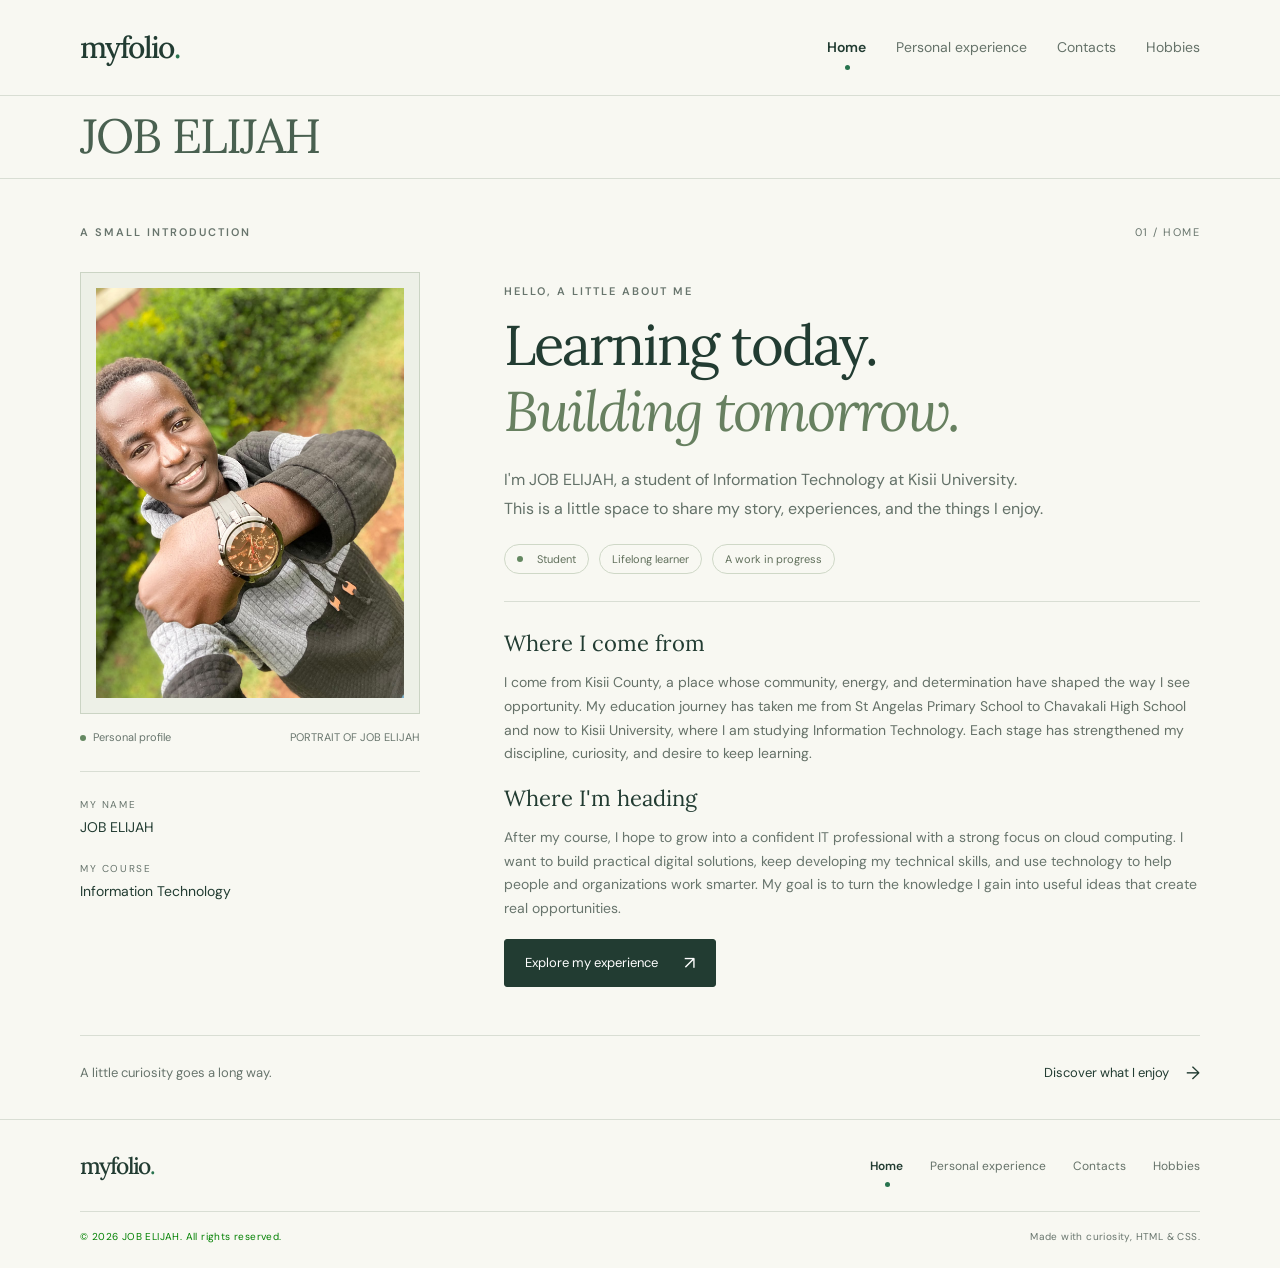
<file: personal-website/public/index.html>
<!DOCTYPE html>
<html lang="en">
<head>
  <meta charset="UTF-8">
  <meta name="viewport" content="width=device-width, initial-scale=1.0">
  <meta name="description" content="A personal website sharing my background, education, interests, and contact information.">
  <title>Home · Myfolio</title>
  <link rel="icon" href="assets/favicon.svg" type="image/svg+xml">
  <link rel="stylesheet" href="styles.css">
</head>
<body>
  <a class="skip-link" href="#main">Skip to content</a>
  <header class="site-header">
    <div class="wrap header-inner">
      <a class="wordmark" href="index.html" aria-label="Myfolio home">myfolio<span>.</span></a>
      <nav class="nav" aria-label="Main navigation">
        <a href="index.html" aria-current="page">Home</a>
        <a href="experience.html">Personal experience</a>
        <a href="contacts.html">Contacts</a>
        <a href="hobbies.html">Hobbies</a>
      </nav>
    </div>
  </header>
  <!-- The name banner and copyright identify the site owner. -->
  <div class="name-strip">
    <div class="wrap name-track"><p class="moving-name">JOB ELIJAH</p></div>
  </div>
  <main id="main" class="wrap">
    <div class="page-intro">
      <p class="eyebrow">A small introduction</p>
      <span class="page-number">01 / HOME</span>
    </div>
    <div class="home-layout">
      <aside class="photo-column" aria-label="My profile">
        <div class="photo-frame">
          <img class="profile-photo" src="assets/job-elijah.png" alt="Portrait of JOB ELIJAH">
        </div>
        <div class="photo-caption"><span><span class="status-dot"></span>Personal profile</span><span>PORTRAIT OF JOB ELIJAH</span></div>
        <hr>
        <dl class="photo-details">
          <div class="detail-row"><dt>My name</dt><dd>JOB ELIJAH</dd></div>
          <div class="detail-row"><dt>My course</dt><dd>Information Technology</dd></div>
        </dl>
      </aside>
      <article class="about-copy">
        <p class="eyebrow">Hello, a little about me</p>
        <h1>Learning today.<br><em>Building tomorrow.</em></h1>
        <p class="lead">I'm JOB ELIJAH, a student of Information Technology at Kisii University. This is a little space to share my story, experiences, and the things I enjoy.</p>
        <div class="topic-line"><span class="pill"><span class="status-dot"></span>Student</span><span class="pill">Lifelong learner</span><span class="pill">A work in progress</span></div>
        <section class="biography">
          <h3>Where I come from</h3>
          <p>I come from Kisii County, a place whose community, energy, and determination have shaped the way I see opportunity. My education journey has taken me from St Angelas Primary School to Chavakali High School and now to Kisii University, where I am studying Information Technology. Each stage has strengthened my discipline, curiosity, and desire to keep learning.</p>
        </section>
        <section>
          <h3>Where I'm heading</h3>
          <p class="muted" style="font-size:14px">After my course, I hope to grow into a confident IT professional with a strong focus on cloud computing. I want to build practical digital solutions, keep developing my technical skills, and use technology to help people and organizations work smarter. My goal is to turn the knowledge I gain into useful ideas that create real opportunities.</p>
        </section>
        <a class="button" href="experience.html">Explore my experience <span class="arrow" aria-hidden="true">↗</span></a>
      </article>
    </div>
    <div class="home-bottom"><p>A little curiosity goes a long way.</p><a class="text-link" href="hobbies.html">Discover what I enjoy <span class="arrow" aria-hidden="true">→</span></a></div>
  </main>
  <footer class="site-footer">
    <div class="wrap">
      <div class="footer-main">
        <a class="wordmark footer-wordmark" href="index.html">myfolio<span>.</span></a>
        <nav class="nav" aria-label="Footer navigation"><a href="index.html" aria-current="page">Home</a><a href="experience.html">Personal experience</a><a href="contacts.html">Contacts</a><a href="hobbies.html">Hobbies</a></nav>
      </div>
      <div class="footer-base"><p class="copyright">© 2026 JOB ELIJAH. All rights reserved.</p><p class="footer-note">Made with curiosity, HTML &amp; CSS.</p></div>
    </div>
  </footer>
</body>
</html>
</file>
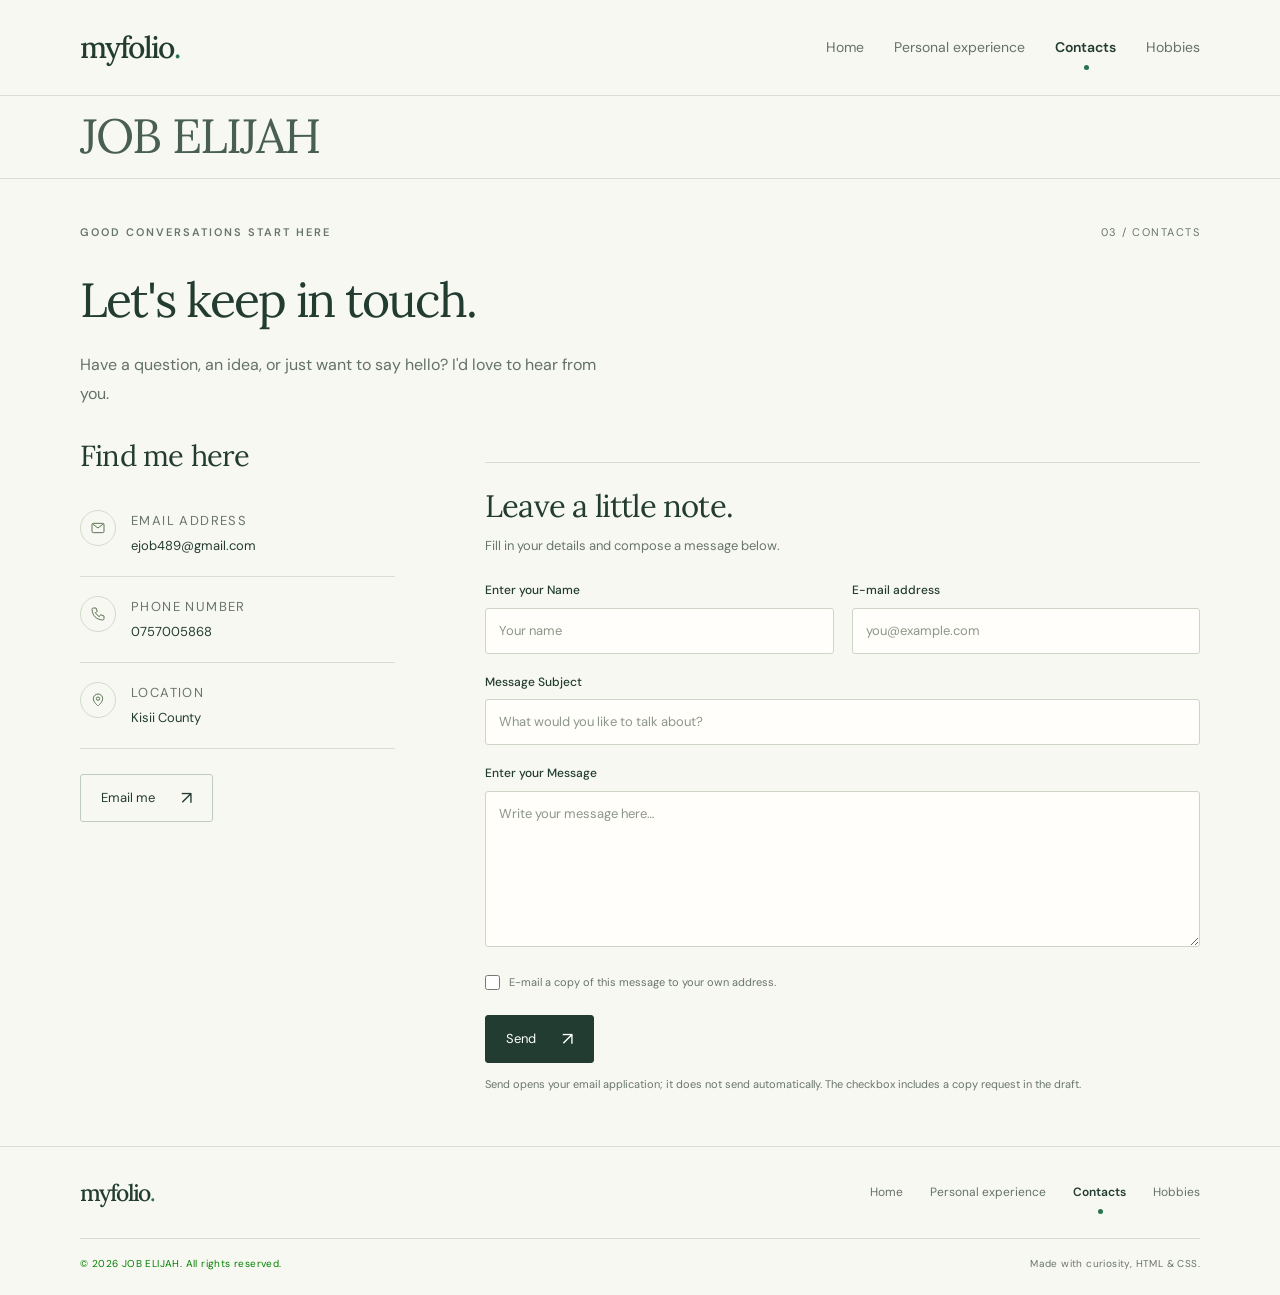
<file: personal-website/public/contacts.html>
<!DOCTYPE html>
<html lang="en">
<head>
  <meta charset="UTF-8">
  <meta name="viewport" content="width=device-width, initial-scale=1.0">
  <meta name="description" content="Contact information and a form to compose an email message.">
  <title>Contacts · Myfolio</title>
  <link rel="icon" href="assets/favicon.svg" type="image/svg+xml">
  <link rel="stylesheet" href="styles.css">
</head>
<body>
  <a class="skip-link" href="#main">Skip to content</a>
  <header class="site-header"><div class="wrap header-inner">
    <a class="wordmark" href="index.html" aria-label="Myfolio home">myfolio<span>.</span></a>
    <nav class="nav" aria-label="Main navigation"><a href="index.html">Home</a><a href="experience.html">Personal experience</a><a href="contacts.html" aria-current="page">Contacts</a><a href="hobbies.html">Hobbies</a></nav>
  </div></header>
  <div class="name-strip"><div class="wrap name-track"><p class="moving-name">JOB ELIJAH</p></div></div>
  <main id="main" class="wrap">
    <div class="page-intro"><p class="eyebrow">Good conversations start here</p><span class="page-number">03 / CONTACTS</span></div>
    <div class="content-header"><h1>Let's keep in touch.</h1><p class="lead">Have a question, an idea, or just want to say hello? I'd love to hear from you.</p></div>
    <div class="contact-layout">
      <section class="contact-info" aria-labelledby="contact-heading">
        <h2 id="contact-heading">Find me here</h2>
        <div class="contact-item">
          <span class="icon-box" aria-hidden="true"><svg viewBox="0 0 24 24" fill="none" stroke="currentColor" stroke-width="1.5"><rect x="3" y="5" width="18" height="14" rx="2"/><path d="m4 6 8 6 8-6"/></svg></span>
          <div><p class="contact-label">Email address</p><p>ejob489@gmail.com</p></div>
        </div>
        <div class="contact-item">
          <span class="icon-box" aria-hidden="true"><svg viewBox="0 0 24 24" fill="none" stroke="currentColor" stroke-width="1.5"><path d="M5 3h4l2 5-3 2c2 3 3 4 6 6l2-3 5 2v4a2 2 0 0 1-2 2C9 20 4 15 3 5a2 2 0 0 1 2-2Z"/></svg></span>
          <div><p class="contact-label">Phone number</p><p>0757005868</p></div>
        </div>
        <div class="contact-item">
          <span class="icon-box" aria-hidden="true"><svg viewBox="0 0 24 24" fill="none" stroke="currentColor" stroke-width="1.5"><path d="M19 10c0 5-7 11-7 11S5 15 5 10a7 7 0 1 1 14 0Z"/><circle cx="12" cy="10" r="2.5"/></svg></span>
          <div><p class="contact-label">Location</p><p>Kisii County</p></div>
        </div>
        <a class="button button-light contact-mail" href="mailto:ejob489@gmail.com">Email me <span class="arrow" aria-hidden="true">↗</span></a>
      </section>
      <section class="contact-form-area" aria-labelledby="message-heading">
        <!-- Horizontal rule after the contact information, as required. -->
        <hr>
        <h2 id="message-heading">Leave a little note.</h2>
        <p>Fill in your details and compose a message below.</p>
        <!-- Native HTML mailto form: an installed/configured email application is required.
             The checkbox adds a copy request to the message; it does not send a copy automatically. -->
        <form class="contact-form" action="mailto:ejob489@gmail.com" method="post" enctype="text/plain">
          <div class="field-pair">
            <div class="field"><label for="sender-name">Enter your Name</label><input id="sender-name" name="Name" type="text" placeholder="Your name" autocomplete="name" required maxlength="100"></div>
            <div class="field"><label for="sender-email">E-mail address</label><input id="sender-email" name="Email" type="email" placeholder="you@example.com" autocomplete="email" required maxlength="254"></div>
          </div>
          <div class="field"><label for="message-subject">Message Subject</label><input id="message-subject" name="Subject" type="text" placeholder="What would you like to talk about?" required maxlength="200"></div>
          <div class="field"><label for="message">Enter your Message</label><textarea id="message" name="Message" placeholder="Write your message here…" rows="6" required maxlength="5000"></textarea></div>
          <label class="checkbox-row" for="email-copy"><input id="email-copy" name="Email a copy to the sender" type="checkbox" value="Requested"><span>E-mail a copy of this message to your own address.</span></label>
          <button class="button" type="submit">Send <span class="arrow" aria-hidden="true">↗</span></button>
          <p class="form-note">Send opens your email application; it does not send automatically. The checkbox includes a copy request in the draft.</p>
        </form>
      </section>
    </div>
  </main>
  <footer class="site-footer"><div class="wrap">
    <div class="footer-main"><a class="wordmark footer-wordmark" href="index.html">myfolio<span>.</span></a><nav class="nav" aria-label="Footer navigation"><a href="index.html">Home</a><a href="experience.html">Personal experience</a><a href="contacts.html" aria-current="page">Contacts</a><a href="hobbies.html">Hobbies</a></nav></div>
    <div class="footer-base"><p class="copyright">© 2026 JOB ELIJAH. All rights reserved.</p><p class="footer-note">Made with curiosity, HTML &amp; CSS.</p></div>
  </div></footer>
</body>
</html>
</file>
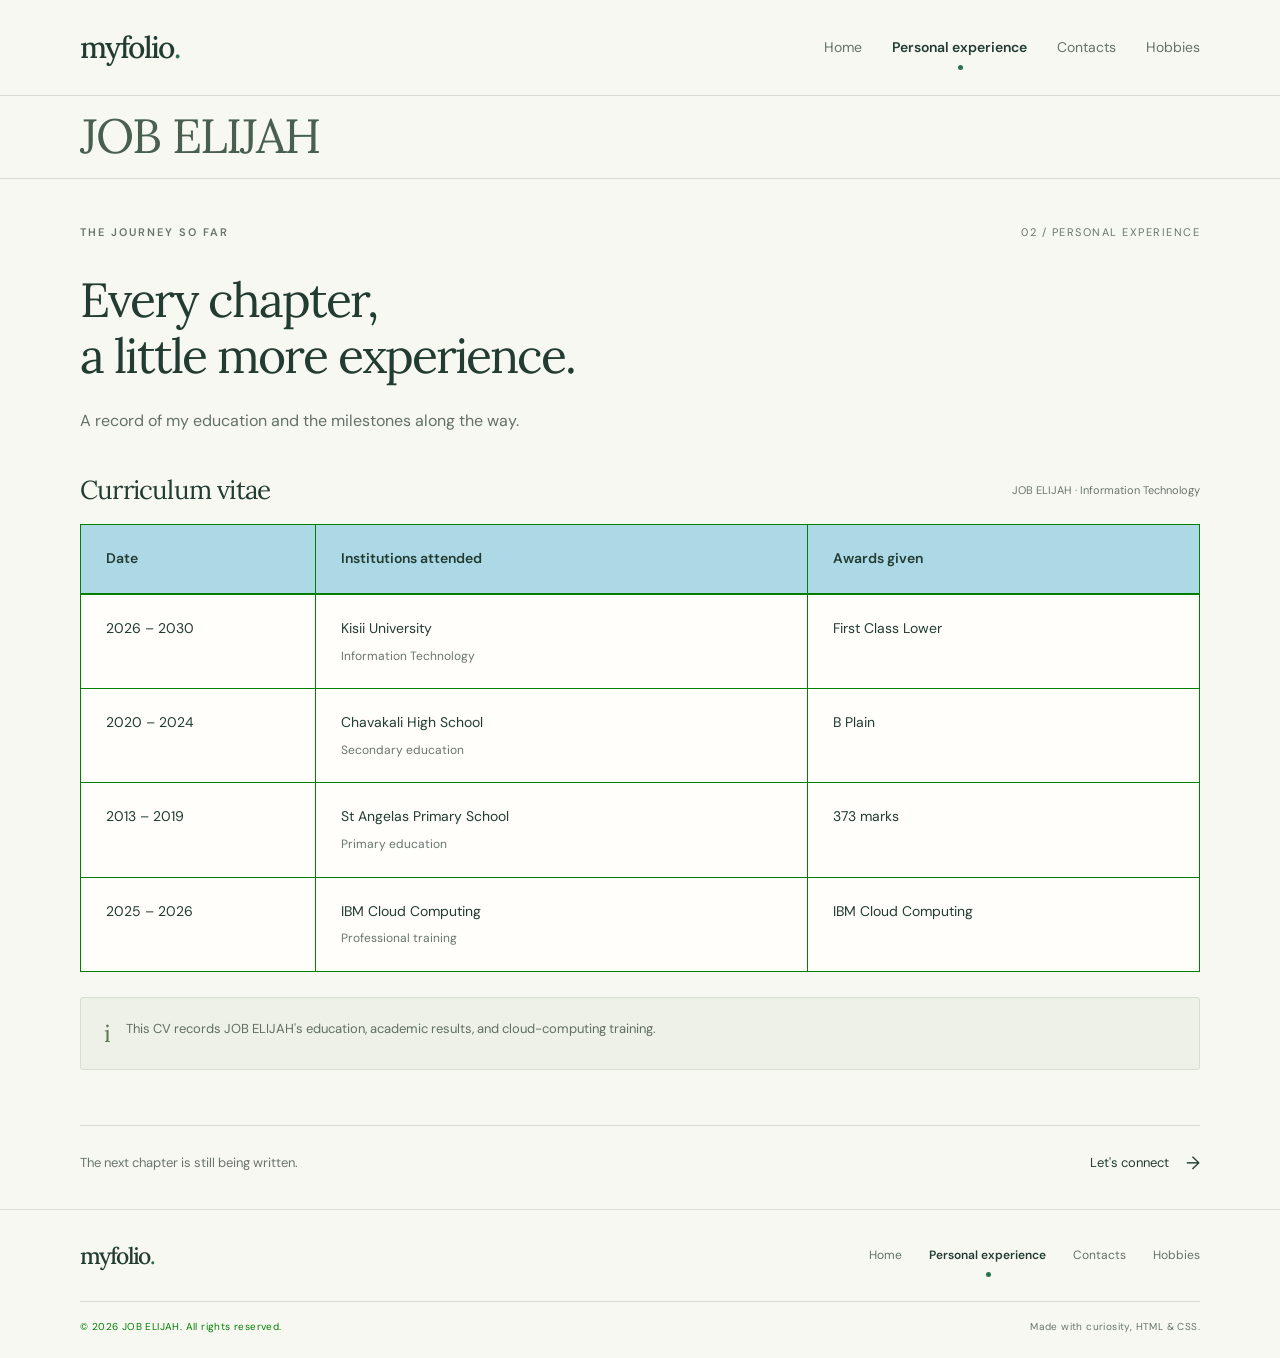
<file: personal-website/public/experience.html>
<!DOCTYPE html>
<html lang="en">
<head>
  <meta charset="UTF-8">
  <meta name="viewport" content="width=device-width, initial-scale=1.0">
  <meta name="description" content="My curriculum vitae, institutions attended, and educational awards.">
  <title>Personal experience · Myfolio</title>
  <link rel="icon" href="assets/favicon.svg" type="image/svg+xml">
  <link rel="stylesheet" href="styles.css">
</head>
<body>
  <a class="skip-link" href="#main">Skip to content</a>
  <header class="site-header"><div class="wrap header-inner">
    <a class="wordmark" href="index.html" aria-label="Myfolio home">myfolio<span>.</span></a>
    <nav class="nav" aria-label="Main navigation"><a href="index.html">Home</a><a href="experience.html" aria-current="page">Personal experience</a><a href="contacts.html">Contacts</a><a href="hobbies.html">Hobbies</a></nav>
  </div></header>
  <div class="name-strip"><div class="wrap name-track"><p class="moving-name">JOB ELIJAH</p></div></div>
  <main id="main" class="wrap">
    <div class="page-intro"><p class="eyebrow">The journey so far</p><span class="page-number">02 / PERSONAL EXPERIENCE</span></div>
    <div class="content-header">
      <h1>Every chapter,<br>a little more experience.</h1>
      <p class="lead">A record of my education and the milestones along the way.</p>
    </div>
    <section class="cv-section" aria-labelledby="cv-heading">
      <div class="section-top"><h2 id="cv-heading">Curriculum vitae</h2><span class="small-note">JOB ELIJAH · Information Technology</span></div>
      <div class="table-scroll" tabindex="0" role="region" aria-label="Curriculum vitae table. Scroll horizontally on smaller screens.">
        <table class="cv-table">
          <caption>Institutions I have attended and awards received</caption>
          <thead><tr><th scope="col">Date</th><th scope="col">Institutions attended</th><th scope="col">Awards given</th></tr></thead>
          <tbody>
            <tr><td>2026 – 2030</td><td>Kisii University<span>Information Technology</span></td><td>First Class Lower</td></tr>
            <tr><td>2020 – 2024</td><td>Chavakali High School<span>Secondary education</span></td><td>B Plain</td></tr>
            <tr><td>2013 – 2019</td><td>St Angelas Primary School<span>Primary education</span></td><td>373 marks</td></tr>
            <tr><td>2025 – 2026</td><td>IBM Cloud Computing<span>Professional training</span></td><td>IBM Cloud Computing</td></tr>
          </tbody>
        </table>
      </div>
      <div class="note-panel"><span class="note-symbol" aria-hidden="true">i</span><p>This CV records JOB ELIJAH's education, academic results, and cloud-computing training.</p></div>
    </section>
    <div class="home-bottom"><p>The next chapter is still being written.</p><a class="text-link" href="contacts.html">Let's connect <span class="arrow" aria-hidden="true">→</span></a></div>
  </main>
  <footer class="site-footer"><div class="wrap">
    <div class="footer-main"><a class="wordmark footer-wordmark" href="index.html">myfolio<span>.</span></a><nav class="nav" aria-label="Footer navigation"><a href="index.html">Home</a><a href="experience.html" aria-current="page">Personal experience</a><a href="contacts.html">Contacts</a><a href="hobbies.html">Hobbies</a></nav></div>
    <div class="footer-base"><p class="copyright">© 2026 JOB ELIJAH. All rights reserved.</p><p class="footer-note">Made with curiosity, HTML &amp; CSS.</p></div>
  </div></footer>
</body>
</html>
</file>
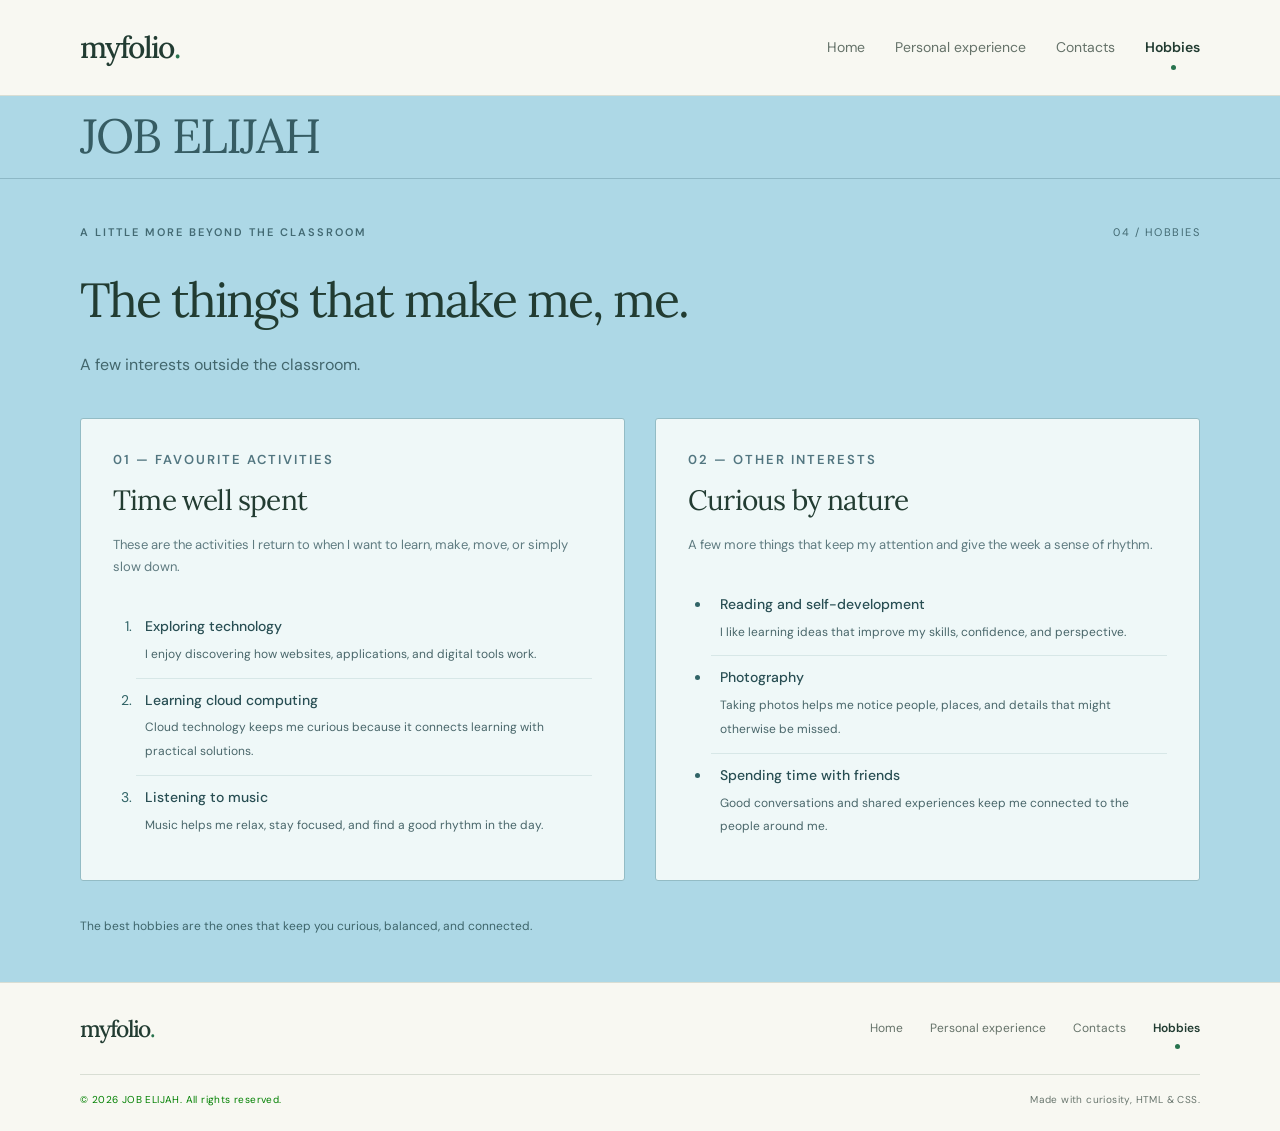
<file: personal-website/public/hobbies.html>
<!DOCTYPE html>
<html lang="en">
<head>
  <meta charset="UTF-8">
  <meta name="viewport" content="width=device-width, initial-scale=1.0">
  <meta name="description" content="A few interests outside the classroom.">
  <title>Hobbies · Myfolio</title>
  <link rel="icon" href="assets/favicon.svg" type="image/svg+xml">
  <link rel="stylesheet" href="styles.css">
</head>
<body class="hobbies-page">
  <a class="skip-link" href="#main">Skip to content</a>
  <header class="site-header">
    <div class="wrap header-inner">
      <a class="wordmark" href="index.html" aria-label="Myfolio home">myfolio<span>.</span></a>
      <nav class="nav" aria-label="Main navigation">
        <a href="index.html">Home</a>
        <a href="experience.html">Personal experience</a>
        <a href="contacts.html">Contacts</a>
        <a href="hobbies.html" aria-current="page">Hobbies</a>
      </nav>
    </div>
  </header>
  <div class="name-strip">
    <div class="wrap name-track"><p class="moving-name">JOB ELIJAH</p></div>
  </div>
  <main id="main" class="wrap">
    <div class="page-intro">
      <p class="eyebrow">A little more beyond the classroom</p>
      <span class="page-number">04 / HOBBIES</span>
    </div>
    <header class="content-header">
      <h1>The things that make me, me.</h1>
      <p class="lead">A few interests outside the classroom.</p>
    </header>
    <div class="hobbies-layout">
      <section class="hobby-panel" aria-labelledby="favorite-activities">
        <p class="eyebrow">01 — Favourite activities</p>
        <h2 id="favorite-activities">Time well spent</h2>
        <p>These are the activities I return to when I want to learn, make, move, or simply slow down.</p>
        <ol class="hobby-list">
          <li><strong>Exploring technology</strong><span>I enjoy discovering how websites, applications, and digital tools work.</span></li>
          <li><strong>Learning cloud computing</strong><span>Cloud technology keeps me curious because it connects learning with practical solutions.</span></li>
          <li><strong>Listening to music</strong><span>Music helps me relax, stay focused, and find a good rhythm in the day.</span></li>
        </ol>
      </section>
      <section class="hobby-panel" aria-labelledby="other-interests">
        <p class="eyebrow">02 — Other interests</p>
        <h2 id="other-interests">Curious by nature</h2>
        <p>A few more things that keep my attention and give the week a sense of rhythm.</p>
        <ul class="hobby-list">
          <li><strong>Reading and self-development</strong><span>I like learning ideas that improve my skills, confidence, and perspective.</span></li>
          <li><strong>Photography</strong><span>Taking photos helps me notice people, places, and details that might otherwise be missed.</span></li>
          <li><strong>Spending time with friends</strong><span>Good conversations and shared experiences keep me connected to the people around me.</span></li>
        </ul>
      </section>
    </div>
    <p class="hobbies-tip">The best hobbies are the ones that keep you curious, balanced, and connected.</p>
  </main>
  <footer class="site-footer">
    <div class="wrap">
      <div class="footer-main">
        <a class="wordmark footer-wordmark" href="index.html">myfolio<span>.</span></a>
        <nav class="nav" aria-label="Footer navigation">
          <a href="index.html">Home</a>
          <a href="experience.html">Personal experience</a>
          <a href="contacts.html">Contacts</a>
          <a href="hobbies.html" aria-current="page">Hobbies</a>
        </nav>
      </div>
      <div class="footer-base">
        <p class="copyright">© 2026 JOB ELIJAH. All rights reserved.</p>
        <p class="footer-note">Made with curiosity, HTML &amp; CSS.</p>
      </div>
    </div>
  </footer>
</body>
</html>
</file>
<file: personal-website/public/styles.css>
@import url('https://fonts.googleapis.com/css2?family=Lora:ital,wght@0,400;0,500;0,600;1,400&family=DM+Sans:wght@400;500;600;700&display=swap');

:root {
  --ink: #223c32;
  --muted: #68756d;
  --green: #28734e;
  --cream: #f8f8f2;
  --paper: #fffefa;
  --line: #d9ded4;
  --sage: #e9eee3;
  --blue: lightblue;
  --serif: 'Lora', Georgia, serif;
  --sans: 'DM Sans', Arial, sans-serif;
}

* { box-sizing: border-box; }
html { scroll-behavior: smooth; }
body { margin: 0; background: var(--cream); color: var(--ink); font-family: var(--sans); font-size: 16px; line-height: 1.7; }
a { color: inherit; }
button, input, textarea { font: inherit; }
button, a, input, textarea { -webkit-tap-highlight-color: transparent; }
a:focus-visible, button:focus-visible, input:focus-visible, textarea:focus-visible { outline: 3px solid #568f6a; outline-offset: 5px; }
::selection { background: #d7e7cf; }
.wrap { width: min(1120px, calc(100% - 80px)); margin-inline: auto; }
.skip-link { position: absolute; top: -100px; left: 16px; z-index: 10; background: var(--ink); color: white; padding: 8px 16px; }
.skip-link:focus { top: 12px; }
.site-header { border-bottom: 1px solid var(--line); background: var(--cream); }
.header-inner { min-height: 95px; display: flex; align-items: center; justify-content: space-between; gap: 28px; }
.wordmark { font-family: var(--serif); font-size: 30px; font-weight: 500; letter-spacing: -1.6px; text-decoration: none; white-space: nowrap; }
.wordmark span { color: var(--green); }
.nav { display: flex; gap: 30px; align-items: center; }
.nav a { text-decoration: none; font-size: 14px; color: #657269; padding: 9px 0; position: relative; white-space: nowrap; }
.nav a:hover { color: var(--green); }
.nav a[aria-current='page'] { color: var(--ink); font-weight: 600; }
.nav a[aria-current='page']::after { content: ''; width: 5px; height: 5px; background: var(--green); border-radius: 50%; position: absolute; bottom: -2px; left: calc(50% - 2px); }
.name-strip { border-bottom: 1px solid var(--line); }
.name-track { overflow: hidden; padding: 10px 0 12px; container-type: inline-size; }
.moving-name { display: block; width: max-content; margin: 0; color: #496050; font-family: var(--serif); font-size: 48px; font-weight: 400; line-height: 1.25; letter-spacing: -1.8px; animation: name-travel 18s linear infinite; }
@keyframes name-travel { from { transform: translateX(0); } to { transform: translateX(calc(100cqw - 100%)); } }
.page-intro { padding: 44px 0 30px; display: flex; align-items: center; justify-content: space-between; gap: 24px; }
.eyebrow { font-size: 11px; font-weight: 600; text-transform: uppercase; letter-spacing: 2px; color: var(--muted); margin: 0 0 12px; }
.page-intro > .eyebrow { margin: 0; }
.page-number { font-size: 11px; letter-spacing: 1.5px; color: var(--muted); }
h1, h2, h3, p { margin-top: 0; }
h1, h2, h3 { font-family: var(--serif); font-weight: 400; }
h1 { font-size: clamp(38px, 4.5vw, 56px); letter-spacing: -2px; line-height: 1.17; margin-bottom: 23px; }
h2 { font-size: 31px; letter-spacing: -.8px; line-height: 1.25; margin-bottom: 16px; }
h3 { font-size: 22px; line-height: 1.35; margin-bottom: 12px; }
p { margin-bottom: 18px; }
.muted { color: var(--muted); }
.lead { max-width: 540px; color: #637168; font-size: 16px; line-height: 1.8; }
.home-layout { display: flex; align-items: flex-start; gap: 84px; padding-bottom: 48px; }
.photo-column { flex: 0 0 340px; }
.photo-frame { position: relative; border: 1px solid #cbd4c4; padding: 15px; background: #edf0e7; }
.photo-placeholder { aspect-ratio: 4 / 4.2; border: 1px dashed #b6c4ad; display: flex; flex-direction: column; align-items: center; justify-content: center; gap: 18px; text-align: center; color: #70816d; }
.photo-placeholder svg { width: 52px; height: 52px; stroke-width: 1.2; }
.photo-placeholder span { font-size: 13px; }
.photo-placeholder small { display: block; font-size: 10px; letter-spacing: 1.3px; text-transform: uppercase; margin-top: 5px; }
.profile-photo { display: block; width: 100%; height: auto; }
.photo-caption { display: flex; align-items: center; justify-content: space-between; font-size: 11px; color: var(--muted); margin: 14px 0 22px; }
.status-dot { display: inline-block; height: 6px; width: 6px; border-radius: 50%; background: #648861; margin-right: 7px; }
hr { border: 0; border-top: 1px solid var(--line); margin: 24px 0; }
.photo-details { margin: 23px 0 0; }
.detail-row { display: flex; flex-direction: column; gap: 3px; margin-bottom: 20px; }
.detail-row dt { font-size: 10px; letter-spacing: 1.6px; text-transform: uppercase; color: var(--muted); }
.detail-row dd { font-size: 14px; margin: 0; }
.about-copy { flex: 1; min-width: 0; padding-top: 10px; }
.about-copy h1 em { color: #678060; }
.topic-line { display: flex; gap: 10px; align-items: center; margin: 20px 0 27px; flex-wrap: wrap; }
.pill { display: inline-flex; gap: 7px; align-items: center; font-size: 11px; line-height: 1.3; border: 1px solid #cfd8c7; border-radius: 30px; padding: 7px 12px; color: #61705c; }
.biography { border-top: 1px solid var(--line); padding-top: 27px; margin-top: 27px; }
.biography p { color: #657168; font-size: 14px; }
.placeholder-text { color: #486443; font-style: italic; }
.button { display: inline-flex; align-items: center; justify-content: space-between; gap: 26px; background: var(--ink); color: white; padding: 12px 20px; border: 1px solid var(--ink); border-radius: 3px; font-size: 13px; text-decoration: none; transition: background .2s, transform .2s; cursor: pointer; }
.button:hover { background: #345545; transform: translateY(-2px); }
.button-light { background: transparent; color: var(--ink); border-color: #bfcbbc; }
.button-light:hover { background: #e9eee3; }
.arrow { font-size: 18px; line-height: 1; }
.home-bottom { border-top: 1px solid var(--line); padding: 26px 0 35px; display: flex; align-items: center; justify-content: space-between; gap: 24px; }
.home-bottom p { margin: 0; color: var(--muted); font-size: 13px; }
.text-link { text-decoration: none; display: inline-flex; gap: 17px; align-items: center; font-size: 13px; }
.text-link:hover { color: var(--green); }
.site-footer { border-top: 1px solid var(--line); background: var(--cream); }
.footer-main { padding: 26px 0; display: flex; align-items: center; justify-content: space-between; gap: 24px; }
.footer-wordmark { font-size: 23px; }
.footer-main .nav { gap: 27px; }
.footer-main .nav a { font-size: 12px; }
.footer-base { display: flex; justify-content: space-between; padding: 16px 0 23px; border-top: 1px solid var(--line); font-size: 10px; letter-spacing: .4px; }
.copyright { color: green; margin: 0; }
.footer-note { color: var(--muted); margin: 0; }
.content-header { padding-bottom: 30px; max-width: 700px; }
.content-header h1 { font-size: 48px; }
.content-header p { margin-bottom: 0; }
.cv-section { padding-bottom: 55px; }
.section-top { display: flex; justify-content: space-between; align-items: center; margin: 8px 0 18px; }
.section-top h2 { font-size: 26px; margin: 0; }
.small-note { color: var(--muted); font-size: 11px; }
.table-scroll { overflow-x: auto; }
.cv-table { border: 1px solid green; border-collapse: collapse; width: 100%; font-size: 14px; background: var(--paper); }
.cv-table caption { text-align: left; position: absolute; width: 1px; height: 1px; padding: 0; overflow: hidden; clip-path: inset(50%); }
.cv-table th { background: lightblue; color: var(--ink); text-align: left; font-weight: 600; }
.cv-table th, .cv-table td { padding: 22px 25px; border: 1px solid green; vertical-align: top; }
.cv-table th:first-child { width: 21%; }
.cv-table th:nth-child(2) { width: 44%; }
.cv-table td span { display: block; color: var(--muted); font-size: 12px; margin-top: 5px; }
.note-panel { display: flex; gap: 15px; align-items: flex-start; border: 1px solid var(--line); background: #eef1e8; padding: 20px 23px; margin-top: 25px; border-radius: 3px; }
.note-panel p { font-size: 13px; color: #60705d; margin: 0; }
.note-symbol { font-family: var(--serif); color: #5f7956; font-size: 24px; line-height: 1.3; }
.contact-layout { display: flex; gap: 90px; align-items: flex-start; padding-bottom: 52px; }
.contact-info { flex: 0 0 315px; }
.contact-info h2 { font-size: 29px; }
.contact-item { display: flex; align-items: flex-start; gap: 15px; padding: 19px 0; border-bottom: 1px solid var(--line); }
.icon-box { display: flex; align-items: center; justify-content: center; width: 36px; height: 36px; border: 1px solid #d2dbca; border-radius: 50%; flex-shrink: 0; color: #5b7452; }
.icon-box svg { width: 16px; height: 16px; }
.contact-item p { margin: 0; font-size: 13px; }
.contact-label { font-size: 10px; letter-spacing: 1.4px; text-transform: uppercase; color: var(--muted); margin-bottom: 3px !important; }
.contact-mail { margin-top: 25px; }
.contact-form-area { flex: 1; min-width: 0; }
.contact-form-area h2 { margin-bottom: 9px; }
.contact-form-area > p { font-size: 13px; color: var(--muted); }
.contact-form { margin-top: 23px; }
.field-pair { display: flex; gap: 18px; }
.field-pair .field { flex: 1; min-width: 0; }
.field { margin-bottom: 18px; }
.field label { display: block; font-size: 12px; font-weight: 500; margin-bottom: 7px; }
.field input, .field textarea { background: var(--paper); width: 100%; border: 1px solid #cdd6c6; border-radius: 3px; padding: 11px 13px; font-size: 13px; color: var(--ink); }
.field textarea { resize: vertical; min-height: 156px; }
.field input::placeholder, .field textarea::placeholder { color: #8c9689; }
.checkbox-row { display: flex; align-items: flex-start; gap: 9px; font-size: 11px; color: var(--muted); margin: 9px 0 23px; }
.checkbox-row input { accent-color: var(--green); width: 15px; height: 15px; margin: 2px 0 0; flex-shrink: 0; }
.form-note { font-size: 11px; line-height: 1.6; margin: 13px 0 0; color: var(--muted); }
.form-status { font-size: 12px; color: #497044; margin-top: 14px; }
.hobbies-page { background: lightblue; }
.hobbies-page .name-strip { border-color: #8db8c6; }
.hobbies-page .name-track .moving-name { color: #365c63; }
.hobbies-page .page-intro .eyebrow, .hobbies-page .page-number { color: #436a73; }
.hobbies-page .lead { color: #42666c; }
.hobbies-layout { display: flex; gap: 30px; padding: 8px 0 35px; }
.hobby-panel { flex: 1; padding: 30px 32px; background: #eff8f8; border: 1px solid #93bcc5; border-radius: 3px; }
.hobby-panel .eyebrow { color: #527680; }
.hobby-panel h2 { font-size: 28px; }
.hobby-panel > p { font-size: 13px; color: #5f7b80; }
.hobby-list { margin: 27px 0 0; padding-left: 23px; }
.hobby-list li { padding: 10px 0 12px 9px; color: #49666a; font-size: 14px; border-bottom: 1px solid #d7e7e7; }
.hobby-list li:last-child { border-bottom: 0; }
.hobby-list li::marker { color: #316467; }
.hobby-list strong { display: block; color: #284e53; font-weight: 500; margin-bottom: 3px; }
.hobby-list span { font-size: 12px; }
.hobbies-tip { margin: 0; padding-bottom: 45px; font-size: 12px; color: #3e656b; }

@media (min-width: 1600px) { .moving-name { animation-duration: 22s; } }
@media (max-width: 1000px) {
  .wrap { width: calc(100% - 48px); }
  .home-layout { gap: 45px; }
  .photo-column { flex-basis: 290px; }
  .contact-layout { gap: 45px; }
  .contact-info { flex-basis: 265px; }
  .nav { gap: 22px; }
}
@media (max-width: 740px) {
  .wrap { width: calc(100% - 36px); }
  .header-inner { min-height: 110px; flex-direction: column; justify-content: center; align-items: flex-start; gap: 5px; padding: 12px 0; }
  .wordmark { font-size: 27px; }
  .nav { width: 100%; justify-content: space-between; gap: 12px; }
  .nav a { font-size: 11px; }
  .moving-name { font-size: 48px; letter-spacing: -2px; }
  .name-track { padding: 9px 0; }
  .page-intro { padding: 28px 0 24px; }
  .home-layout { flex-direction: column; gap: 26px; padding-bottom: 30px; }
  .photo-column { flex-basis: auto; width: min(340px, 100%); }
  .photo-placeholder { aspect-ratio: 4 / 3.5; }
  .photo-details { display: flex; gap: 30px; }
  .photo-caption { margin-bottom: 16px; }
  .about-copy { padding-top: 0; width: 100%; }
  h1 { font-size: 43px; }
  .home-bottom { align-items: flex-start; flex-direction: column; gap: 12px; }
  .footer-main { flex-direction: column; align-items: flex-start; gap: 15px; }
  .footer-main .nav { gap: 10px; }
  .footer-main .nav a { font-size: 10px; }
  .footer-base { gap: 12px; flex-wrap: wrap; }
  .content-header h1 { font-size: 40px; }
  .section-top { align-items: flex-start; flex-direction: column; gap: 9px; }
  .cv-table { min-width: 540px; }
  .cv-table th, .cv-table td { padding: 16px; }
  .contact-layout { flex-direction: column; gap: 30px; }
  .contact-info { flex-basis: auto; width: 100%; }
  .contact-form-area { width: 100%; }
  .field-pair { flex-direction: column; gap: 0; }
  .hobbies-layout { flex-direction: column; gap: 20px; }
  .hobby-panel { padding: 25px; }
}
@media (prefers-reduced-motion: reduce) {
  html { scroll-behavior: auto; }
  .moving-name { animation: none; }
  .button { transition: none; }
  .button:hover { transform: none; }
}
</file>
